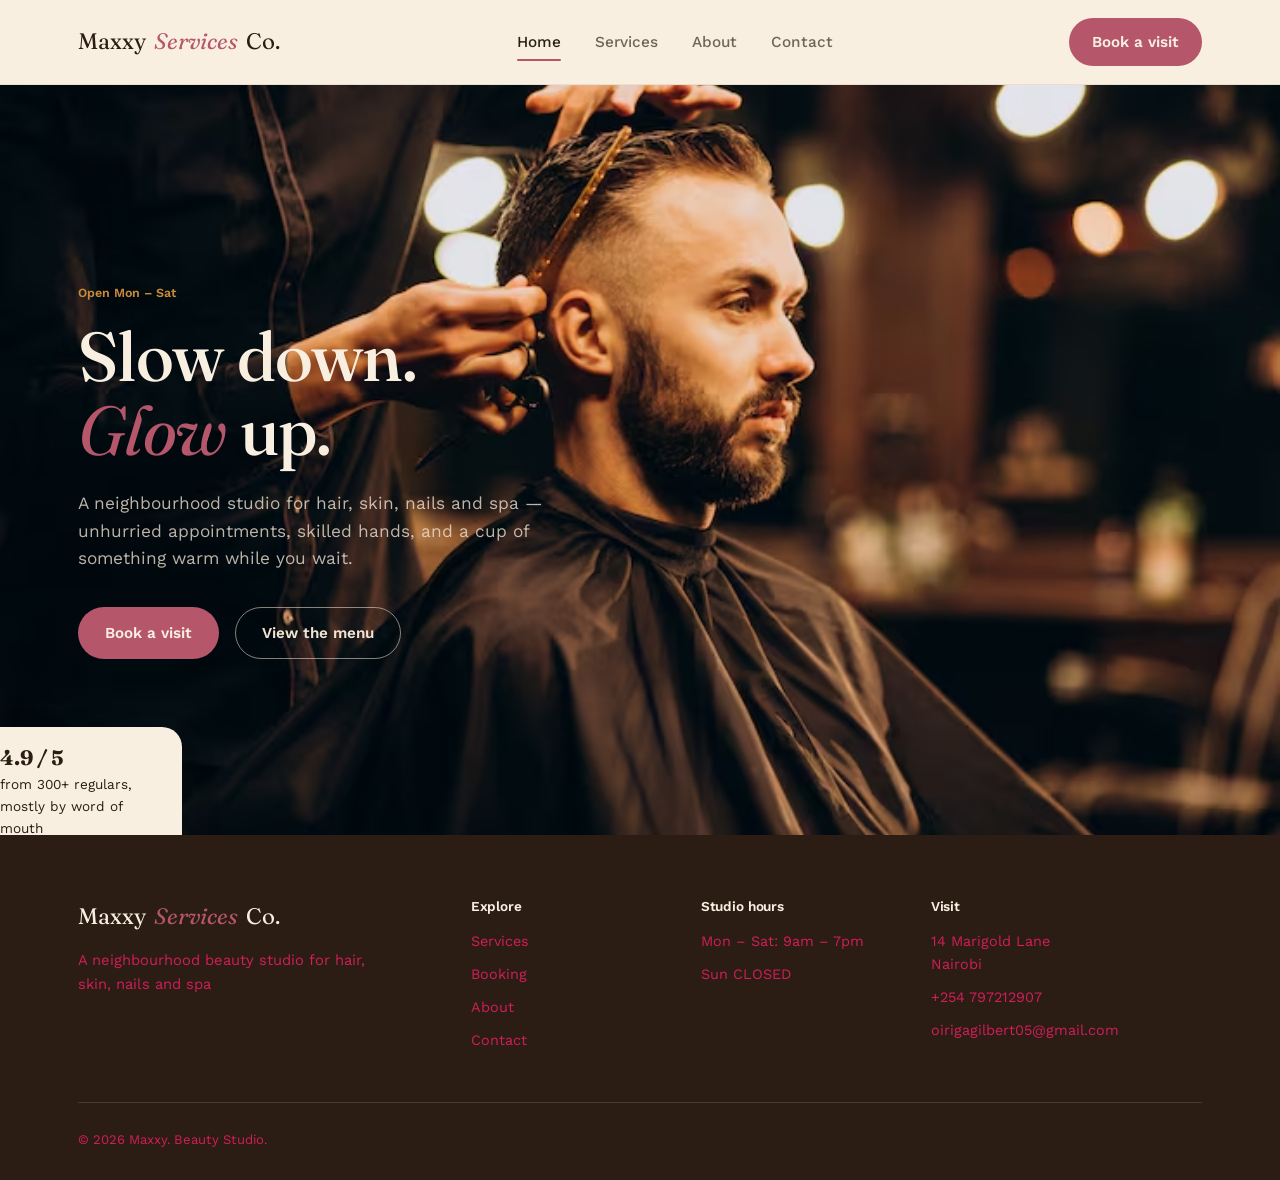
<file: index.html>
<!DOCTYPE html>
<html lang="en">
<head>
<meta charset="UTF-8">
<meta name="viewport" content="width=device-width, initial-scale=1.0">
<title>Maxxy Services Co. — Beauty Studio</title>
<meta name="description" content="A warm, unhurried beauty studio for hair, skin, nails and spa. Book your visit online.">
<link rel="stylesheet" href="css/style.css">
<style>
.hero-visual{overflow:hidden;height:420px;border-radius:24px}
.marquee-vertical{height:100%;overflow:hidden}
.marquee-track{display:flex;flex-direction:column;gap:15px;animation:scrollUp 20s linear infinite}
.marquee-track img{width:100%;height:200px;object-fit:cover;border-radius:16px}
@keyframes scrollUp{0%{transform:translateY(0)}100%{transform:translateY(-50%)}}
.g-block{background-size:cover!important;background-position:center!important}
</style>
</head>
<body>

<header class="site-header">
  <nav class="nav">
    <a href="index.html" class="brand">Maxxy <em>Services</em> Co.</a>
    <div class="nav-links">
      <a href="index.html" class="active">Home</a>
      <a href="services.html">Services</a>
      <a href="about.html">About</a>
      <a href="contact.html">Contact</a>
    </div>
    <div class="nav-cta">
      <a href="booking.html" class="btn btn-primary" style="padding:11px 22px;">Book a visit</a>
      <button class="nav-toggle" aria-label="Open menu" aria-expanded="false"><span></span><span></span><span></span></button>
    </div>
  </nav>
  <div class="nav-mobile">
    <a href="index.html">Home</a>
    <a href="services.html">Services</a>
    <a href="about.html">About</a>
    <a href="contact.html">Contact</a>
    <a href="booking.html">Book a visit</a>
  </div>
</header>

<section class="hero">
  <div class="hero-inner">
    <div class="hero-copy">
      <span class="tag">Open Mon – Sat</span>
      <h1>Slow down.<br><i>Glow</i> up.</h1>
      <p>A neighbourhood studio for hair, skin, nails and spa — unhurried appointments, skilled hands, and a cup of something warm while you wait.</p>
      <div class="hero-actions">
        <a href="booking.html" class="btn btn-primary">Book a visit</a>
        <a href="services.html" class="btn btn-ghost-light">View the menu</a>
      </div>
      <div class="hero-note"><strong>4.9 / 5</strong> from 300+ regulars, mostly by word of mouth</div>
    </div>
    <div class="hero-visual">
      <div class="marquee-vertical">

    </div>
  </div>
</section>

<!-- KEEP YOUR REST SECTIONS SAME AS BEFORE -->

<footer>
  <div class="container">
    <div class="footer-top">
      <div class="footer-brand"><a href="index.html" class="brand">Maxxy <em>Services</em> Co.</a><p>A neighbourhood beauty studio for hair, skin, nails and spa</p></div>
      <div class="footer-col"><h4>Explore</h4><a href="services.html">Services</a><a href="booking.html">Booking</a><a href="about.html">About</a><a href="contact.html">Contact</a></div>
      <div class="footer-col"><h4>Studio hours</h4><p>Mon – Sat: 9am – 7pm</p><p>Sun CLOSED</p></div>
      <div class="footer-col"><h4>Visit</h4><p>14 Marigold Lane<br>Nairobi</p><p>+254 797212907</p><p>oirigagilbert05@gmail.com</p></div>
    </div>
    <div class="footer-bottom"><span>© 2026 Maxxy. Beauty Studio.</span></div>
  </div>
</footer>

<script>
// FIXED NAV - ONLY ONE
document.addEventListener('DOMContentLoaded', function () {
  var toggle = document.querySelector('.nav-toggle');
  var mobile = document.querySelector('.nav-mobile');
  if (toggle && mobile) {
    toggle.addEventListener('click', function () {
      mobile.classList.toggle('open');
      toggle.setAttribute('aria-expanded', mobile.classList.contains('open'));
    });
    mobile.querySelectorAll('a').forEach(a=>{
      a.addEventListener('click', ()=>{
        mobile.classList.remove('open');
        toggle.setAttribute('aria-expanded','false');
      });
    });
  }
});
</script>
</body>
</html>
</file>
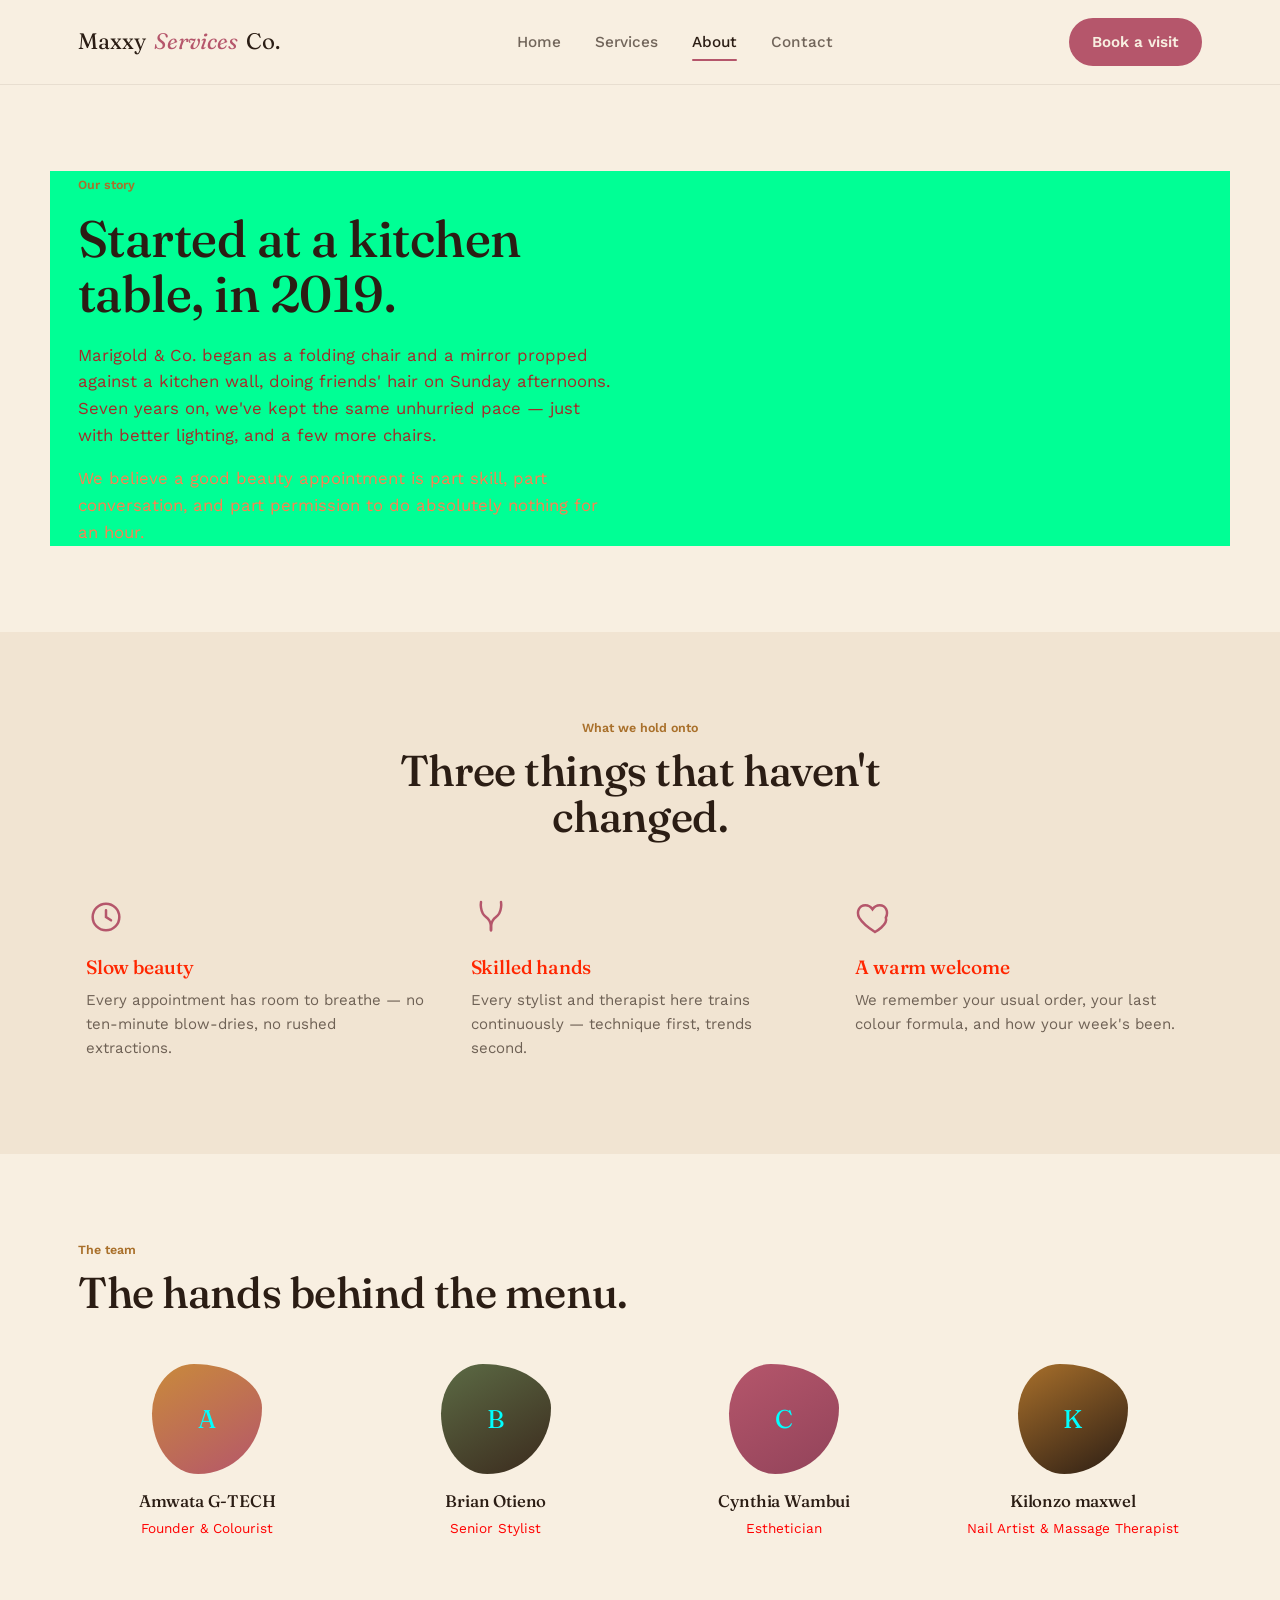
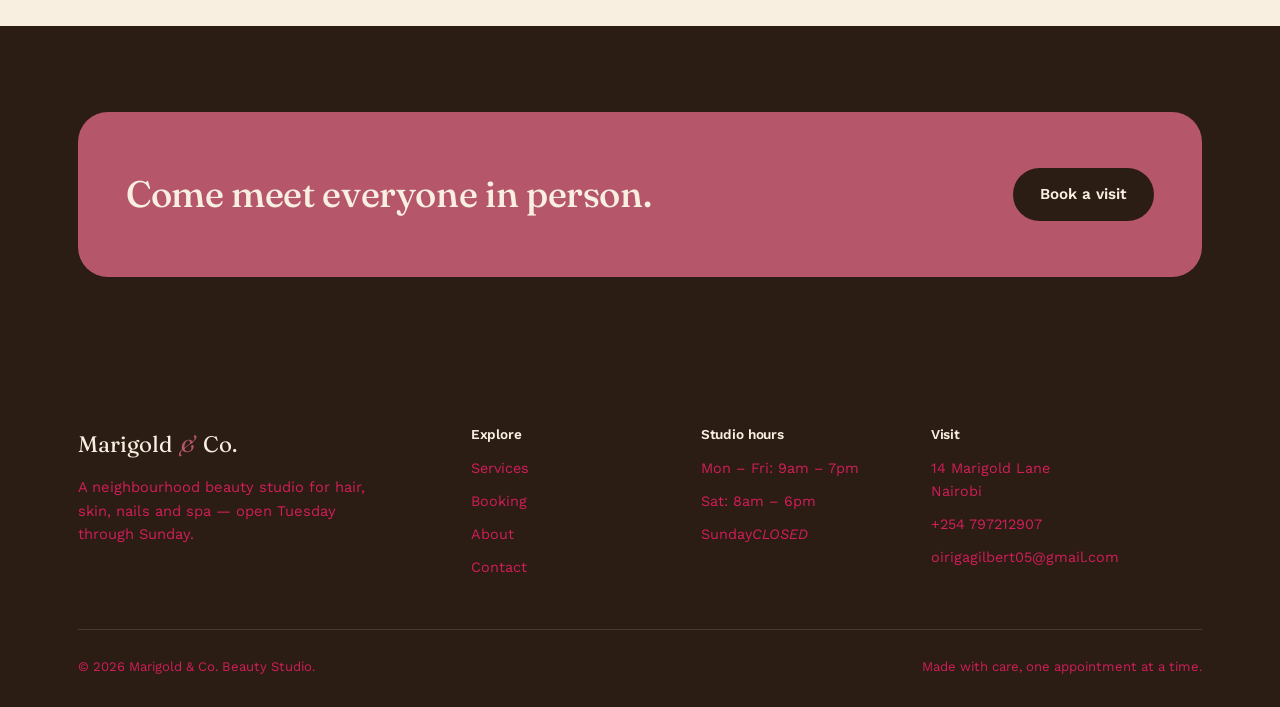
<file: about.html>
<!DOCTYPE html>
<html lang="en">
<head>
<meta charset="UTF-8">
<meta name="viewport" content="width=device-width, initial-scale=1.0">
<title>About — Maxxy <em>Services</em> & Co.</title>
<meta name="description" content="The story, values and team behind Marigold & Co. Beauty Studio.">
<link rel="stylesheet" href="css/style.css">
</head>
<body>

<header class="site-header">
  <nav class="nav">
    <a href="index.html" class="brand">Maxxy <em>Services</em> Co.</a>
    <div class="nav-links">
      <a href="index.html">Home</a>
      <a href="services.html">Services</a>
      <a href="about.html" class="active">About</a>
      <a href="contact.html">Contact</a>
    </div>
    <div class="nav-cta">
      <a href="booking.html" class="btn btn-primary" style="padding:11px 22px;">Book a visit</a>
      <button class="nav-toggle" aria-label="Open menu" aria-expanded="false">
        <span></span><span></span><span></span>
      </button>
    </div>
  </nav>
  <div class="nav-mobile">
    <a href="index.html">Home</a>
    <a href="services.html">Services</a>
    <a href="about.html">About</a>
    <a href="contact.html">Contact</a>
    <a href="booking.html">Book a visit</a>
  </div>
</header>

<section>
  <div class="container about-hero">
    <div>
      <span class="tag">Our story</span>
      <h1 style="font-size:clamp(2.2rem,4vw,3.2rem);margin-top:14px;">Started at a kitchen table, in 2019.</h1>
      <p style="margin-top:20px;color:brown;font-size:1.05rem;">Marigold & Co. began as a folding chair and a mirror propped against a kitchen wall, doing friends' hair on Sunday afternoons. Seven years on, we've kept the same unhurried pace — just with better lighting, and a few more chairs.</p>
      <p style="margin-top:16px;color:coral;font-size:1.05rem;">We believe a good beauty appointment is part skill, part conversation, and part permission to do absolutely nothing for an hour.</p>
    </div>
    <div class="blob">
      <div class="blob-icon">
        <svg width="64" height="64" viewBox="0 0 24 24" fill="none" stroke="#F8EFE1" stroke-width="1.4">
          <path d="M12 3C12 3 6 10 6 14a6 6 0 0 0 12 0c0-4-6-11-6-11Z" stroke-linejoin="round"/>
        </svg>
      </div>
    </div>
  </div>
</section>

<section class="section-alt">
  <div class="container">
    <div class="section-head center">
      <span class="tag">What we hold onto</span>
      <h2>Three things that haven't changed.</h2>
    </div>
    <div class="values-row">
      <div class="value-card">
        <svg class="cat-icon" viewBox="0 0 24 24" fill="none" stroke="currentColor" stroke-width="1.5">
          <circle cx="12" cy="12" r="8"/><path d="M12 8v4l3 2" stroke-linecap="round"/>
        </svg>
        <h3>Slow beauty</h3>
        <p>Every appointment has room to breathe — no ten-minute blow-dries, no rushed extractions.</p>
      </div>
      <div class="value-card">
        <svg class="cat-icon" viewBox="0 0 24 24" fill="none" stroke="currentColor" stroke-width="1.5">
          <path d="M6 3C6 3 5 9 9 12C13 15 12 20 12 20" stroke-linecap="round"/>
          <path d="M18 3C18 3 19 9 15 12C11 15 12 20 12 20" stroke-linecap="round"/>
        </svg>
        <h3>Skilled hands</h3>
        <p>Every stylist and therapist here trains continuously — technique first, trends second.</p>
      </div>
      <div class="value-card">
        <svg class="cat-icon" viewBox="0 0 24 24" fill="none" stroke="currentColor" stroke-width="1.5">
          <path d="M12 21s-7-4.35-9.5-8.6C.7 8.9 2.5 5 6.2 5c2 0 3.4 1.1 4.3 2.4C11.4 6.1 12.8 5 14.8 5c3.7 0 5.5 3.9 3.7 7.4C20 16.65 12 21 12 21Z"/>
        </svg>
        <h3>A warm welcome</h3>
        <p>We remember your usual order, your last colour formula, and how your week's been.</p>
      </div>
    </div>
  </div>
</section>

<section>
  <div class="container">
    <div class="section-head">
      <span class="tag">The team</span>
      <h2>The hands behind the menu.</h2>
    </div>
    <div class="team-grid">
      <div class="team-card">
        <div class="team-avatar" style="background:linear-gradient(150deg,var(--honey),var(--rose));">A</div>
        <h3>Amwata G-TECH</h3>
        <span>Founder & Colourist</span>
      </div>
      <div class="team-card">
        <div class="team-avatar" style="background:linear-gradient(150deg,var(--sage),var(--espresso-alt));">B</div>
        <h3>Brian Otieno</h3>
        <span>Senior Stylist</span>
      </div>
      <div class="team-card">
        <div class="team-avatar" style="background:linear-gradient(150deg,var(--rose),var(--rose-deep));">C</div>
        <h3>Cynthia Wambui</h3>
        <span>Esthetician</span>
      </div>
      <div class="team-card">
        <div class="team-avatar" style="background:linear-gradient(150deg,var(--honey-deep),var(--espresso));">K</div>
        <h3>Kilonzo maxwel</h3>
        <span>Nail Artist & Massage Therapist</span>
      </div>
    </div>
  </div>
</section>

<section class="section-dark">
  <div class="container">
    <div class="cta-banner" style="background:var(--rose);">
      <h2>Come meet everyone in person.</h2>
      <a href="booking.html" class="btn btn-primary">Book a visit</a>
    </div>
  </div>
</section>

<footer>
  <div class="container">
    <div class="footer-top">
      <div class="footer-brand">
        <a href="index.html" class="brand">Marigold <em>&</em> Co.</a>
        <p>A neighbourhood beauty studio for hair, skin, nails and spa — open Tuesday through Sunday.</p>
      </div>
      <div class="footer-col">
        <h4>Explore</h4>
        <a href="services.html">Services</a>
        <a href="booking.html">Booking</a>
        <a href="about.html">About</a>
        <a href="contact.html">Contact</a>
      </div>
      <div class="footer-col">
        <h4>Studio hours</h4>
        <p>Mon – Fri: 9am – 7pm</p>
        <p>Sat: 8am – 6pm</p>
        <p>Sunday<em>CLOSED</em></p>
      </div>
      <div class="footer-col">
        <h4>Visit</h4>
        <p>14 Marigold Lane<br>Nairobi</p>
        <p>+254 797212907</p>
        <p>oirigagilbert05@gmail.com</p>
      </div>
    </div>
    <div class="footer-bottom">
      <span>© 2026 Marigold & Co. Beauty Studio.</span>
      <span>Made with care, one appointment at a time.</span>
    </div>
  </div>
</footer>

<script src="js/script.js"></script>
</body>
</html>
</file>
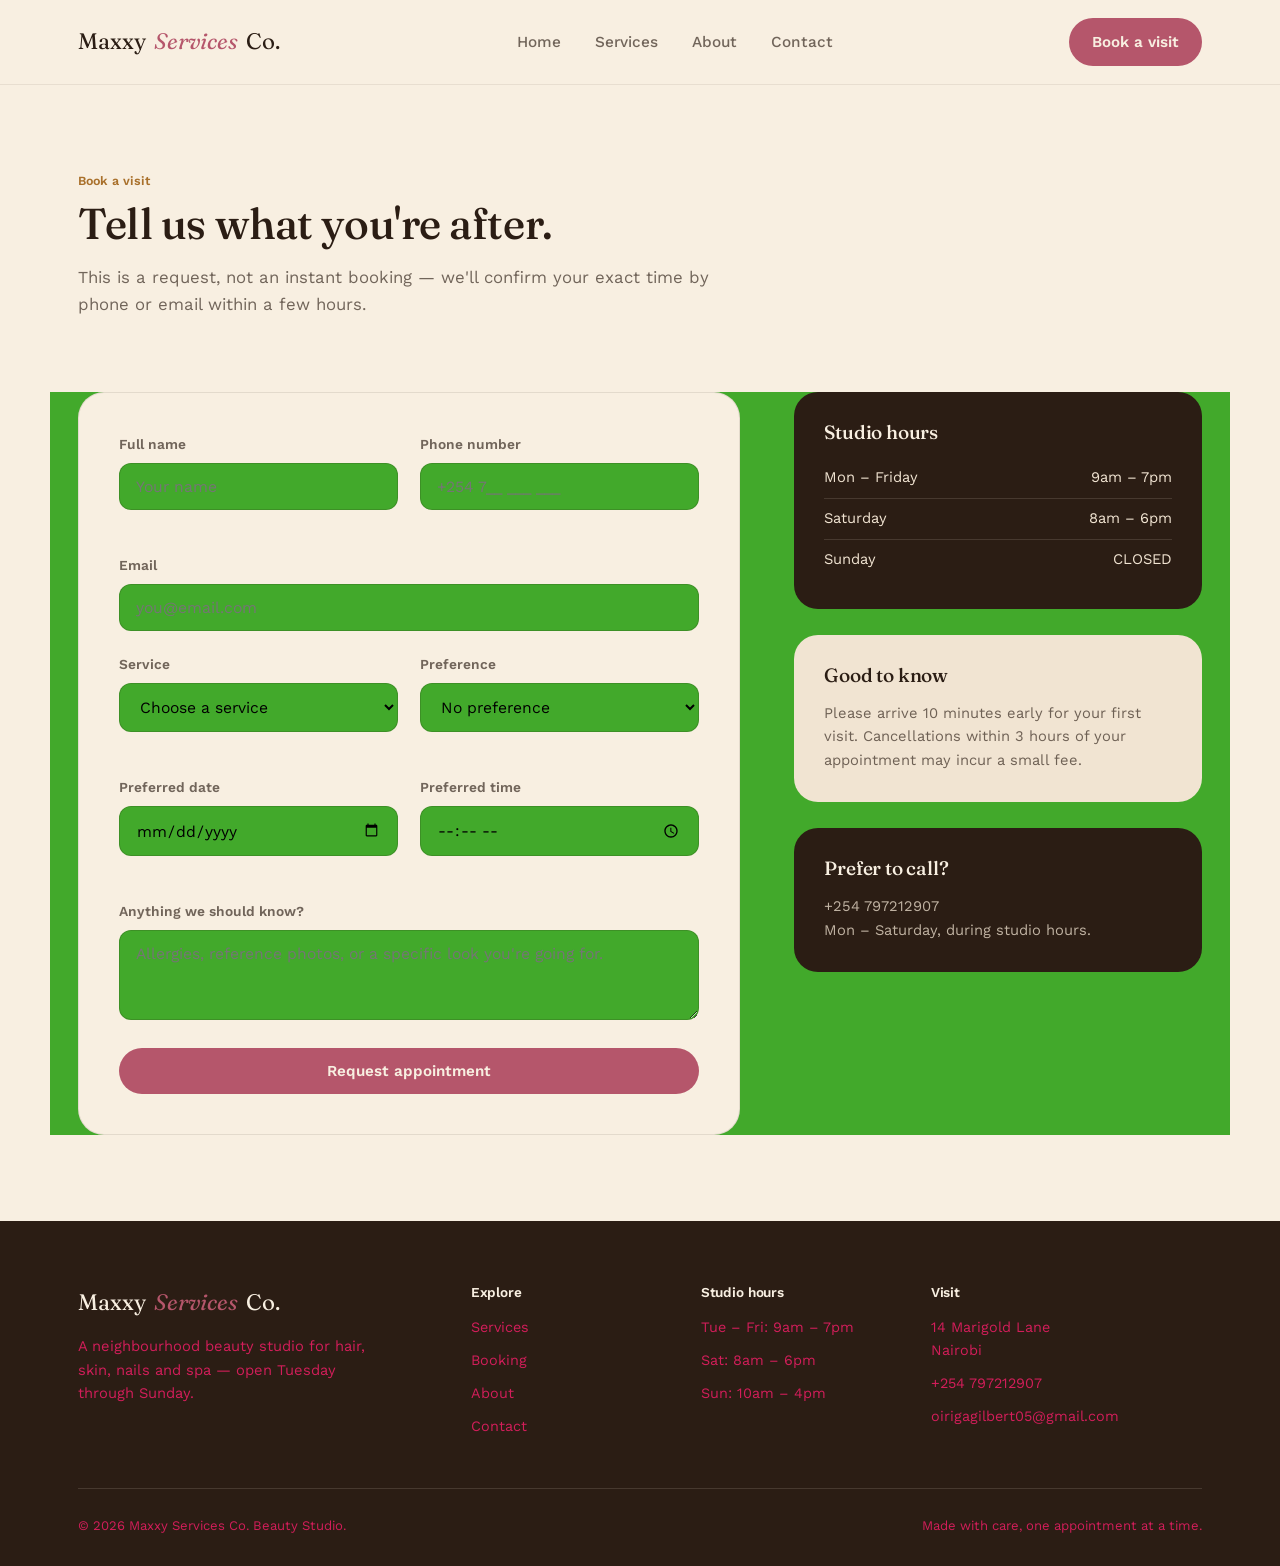
<file: booking.html>
<!DOCTYPE html>
<html lang="en">
<head>
<meta charset="UTF-8">
<meta name="viewport" content="width=device-width, initial-scale=1.0">
<title>Book a Visit — Maxxy Services Co.</title>
<meta name="description" content="Request an appointment at Maxxy Services Co. Beauty Studio.">
<link rel="stylesheet" href="css/style.css">
</head>
<body>

<header class="site-header">
  <nav class="nav">
    <a href="index.html" class="brand">Maxxy <em>Services</em> Co.</a>
    <div class="nav-links">
      <a href="index.html">Home</a>
      <a href="services.html">Services</a>
      <a href="about.html">About</a>
      <a href="contact.html">Contact</a>
    </div>
    <div class="nav-cta">
      <a href="booking.html" class="btn btn-primary" style="padding:11px 22px;">Book a visit</a>
      <button class="nav-toggle" aria-label="Open menu" aria-expanded="false">
        <span></span><span></span><span></span>
      </button>
    </div>
  </nav>
  <div class="nav-mobile">
    <a href="index.html">Home</a>
    <a href="services.html">Services</a>
    <a href="about.html">About</a>
    <a href="contact.html">Contact</a>
    <a href="booking.html">Book a visit</a>
  </div>
</header>

<section style="padding-bottom:0;">
  <div class="container">
    <div class="section-head">
      <span class="tag">Book a visit</span>
      <h2>Tell us what you're after.</h2>
      <p>This is a request, not an instant booking — we'll confirm your exact time by phone or email within a few hours.</p>
    </div>
  </div>
</section>

<section style="padding-top:26px;">
  <div class="container booking-layout">

    <div>
      <form class="booking-form" id="booking-form">
        <div class="form-grid-two">
          <div class="form-row">
            <label for="bk-name">Full name</label>
            <input type="text" id="bk-name" name="name" placeholder="Your name" required>
          </div>
          <div class="form-row">
            <label for="bk-phone">Phone number</label>
            <input type="tel" id="bk-phone" name="phone" placeholder="+254 7__ ___ ___" required>
          </div>
        </div>

        <div class="form-row">
          <label for="bk-email">Email</label>
          <input type="email" id="bk-email" name="email" placeholder="you@email.com" required>
        </div>

        <div class="form-grid-two">
          <div class="form-row">
            <label for="bk-service">Service</label>
            <select id="bk-service" name="service" required>
              <option value="" disabled selected>Choose a service</option>
              <optgroup label="Hair">
                <option>Signature cut</option>
                <option>Full colour</option>
                <option>Balayage / highlights</option>
                <option>Braids & protective styles</option>
              </optgroup>
              <optgroup label="Skin & Facials">
                <option>The everyday facial</option>
                <option>Deep clean facial</option>
                <option>Brow shape & tint</option>
              </optgroup>
              <optgroup label="Nails">
                <option>Classic manicure</option>
                <option>Gel manicure</option>
                <option>Deluxe spa pedicure</option>
              </optgroup>
              <optgroup label="Spa & Body">
                <option>Relaxation massage</option>
                <option>Deep tissue massage</option>
                <option>Studio half-day (pick 3)</option>
              </optgroup>
            </select>
          </div>
          <div class="form-row">
            <label for="bk-stylist">Preference</label>
            <select id="bk-stylist" name="stylist">
              <option value="">No preference</option>
              <option>G-TECH</option>
              <option>Brian</option>
              <option>Cynthia</option>
              <option>Kilonzo</option>
            </select>
          </div>
        </div>

        <div class="form-grid-two">
          <div class="form-row">
            <label for="bk-date">Preferred date</label>
            <input type="date" id="bk-date" name="date" required>
          </div>
          <div class="form-row">
            <label for="bk-time">Preferred time</label>
            <input type="time" id="bk-time" name="time" required>
          </div>
        </div>

        <div class="form-row">
          <label for="bk-notes">Anything we should know?</label>
          <textarea id="bk-notes" name="notes" placeholder="Allergies, reference photos, or a specific look you're going for."></textarea>
        </div>

        <button type="submit" class="btn btn-primary">Request appointment</button>
      </form>

      <div class="confirm-panel" id="confirm-panel">
        <h3>Thank you, <span id="confirm-name">there</span>.</h3>
        <p>We've got your request and will reach out shortly to confirm your time. Keep an eye on your phone and email.</p>
      </div>
    </div>

    <div class="booking-side">
      <div class="side-card">
        <h3>Studio hours</h3>
        <div class="hours-row"><span>Mon – Friday</span><span>9am – 7pm</span></div>
        <div class="hours-row"><span>Saturday</span><span>8am – 6pm</span></div>
        <div class="hours-row"><span>Sunday</span><span>CLOSED</span></div>
      </div>
      <div class="side-card light">
        <h3>Good to know</h3>
        <p style="font-size:.92rem;color:var(--ink-soft);">Please arrive 10 minutes early for your first visit. Cancellations within 3 hours of your appointment may incur a small fee.</p>
      </div>
      <div class="side-card">
        <h3>Prefer to call?</h3>
        <p style="font-size:.92rem;color:rgba(241,228,210,.75);">+254 797212907<br>Mon – Saturday, during studio hours.</p>
      </div>
    </div>

  </div>
</section>

<footer>
  <div class="container">
    <div class="footer-top">
      <div class="footer-brand">
        <a href="index.html" class="brand">Maxxy <em>Services</em> Co.</a>
        <p>A neighbourhood beauty studio for hair, skin, nails and spa — open Tuesday through Sunday.</p>
      </div>
      <div class="footer-col">
        <h4>Explore</h4>
        <a href="services.html">Services</a>
        <a href="booking.html">Booking</a>
        <a href="about.html">About</a>
        <a href="contact.html">Contact</a>
      </div>
      <div class="footer-col">
        <h4>Studio hours</h4>
        <p>Tue – Fri: 9am – 7pm</p>
        <p>Sat: 8am – 6pm</p>
        <p>Sun: 10am – 4pm</p>
      </div>
      <div class="footer-col">
        <h4>Visit</h4>
        <p>14 Marigold Lane<br>Nairobi</p>
        <p>+254 797212907</p>
        <p>oirigagilbert05@gmail.com</p>
      </div>
    </div>
    <div class="footer-bottom">
      <span>© 2026 Maxxy Services Co. Beauty Studio.</span>
      <span>Made with care, one appointment at a time.</span>
    </div>
  </div>
</footer>

<script src="js/script.js"></script>

<!-- EFFICIENT WHATSAPP APPOINTMENT - ONLY THIS IS ADDED -->
<script>
document.getElementById("booking-form").addEventListener("submit", function(e){
  e.preventDefault();

  let name = document.getElementById("bk-name").value;
  let phone = document.getElementById("bk-phone").value;
  let email = document.getElementById("bk-email").value;
  let service = document.getElementById("bk-service").value;
  let stylist = document.getElementById("bk-stylist").value;
  let date = document.getElementById("bk-date").value;
  let time = document.getElementById("bk-time").value;
  let notes = document.getElementById("bk-notes").value;

  let myNumber = "254715166289";

  let message = `*NEW BOOKING REQUEST - Maxxy Services*%0A%0A` +
                `*Name:* ${name}%0A` +
                `*Client Phone:* ${phone}%0A` +
                `*Email:* ${email}%0A` +
                `*Service:* ${service}%0A` +
                `*Stylist:* ${stylist || "No preference"}%0A` +
                `*Date:* ${date}%0A` +
                `*Time:* ${time}%0A` +
                `*Notes:* ${notes || "None"}%0A%0A` +
                `Please confirm my slot.`;

  // Open WhatsApp
  window.open(`https://wa.me/${myNumber}?text=${message}`, "_blank");

  // Show your thank you panel
  document.getElementById("confirm-name").innerText = name;
  document.getElementById("confirm-panel").style.display = "block";
});
</script>

</body>
</html>
</file>
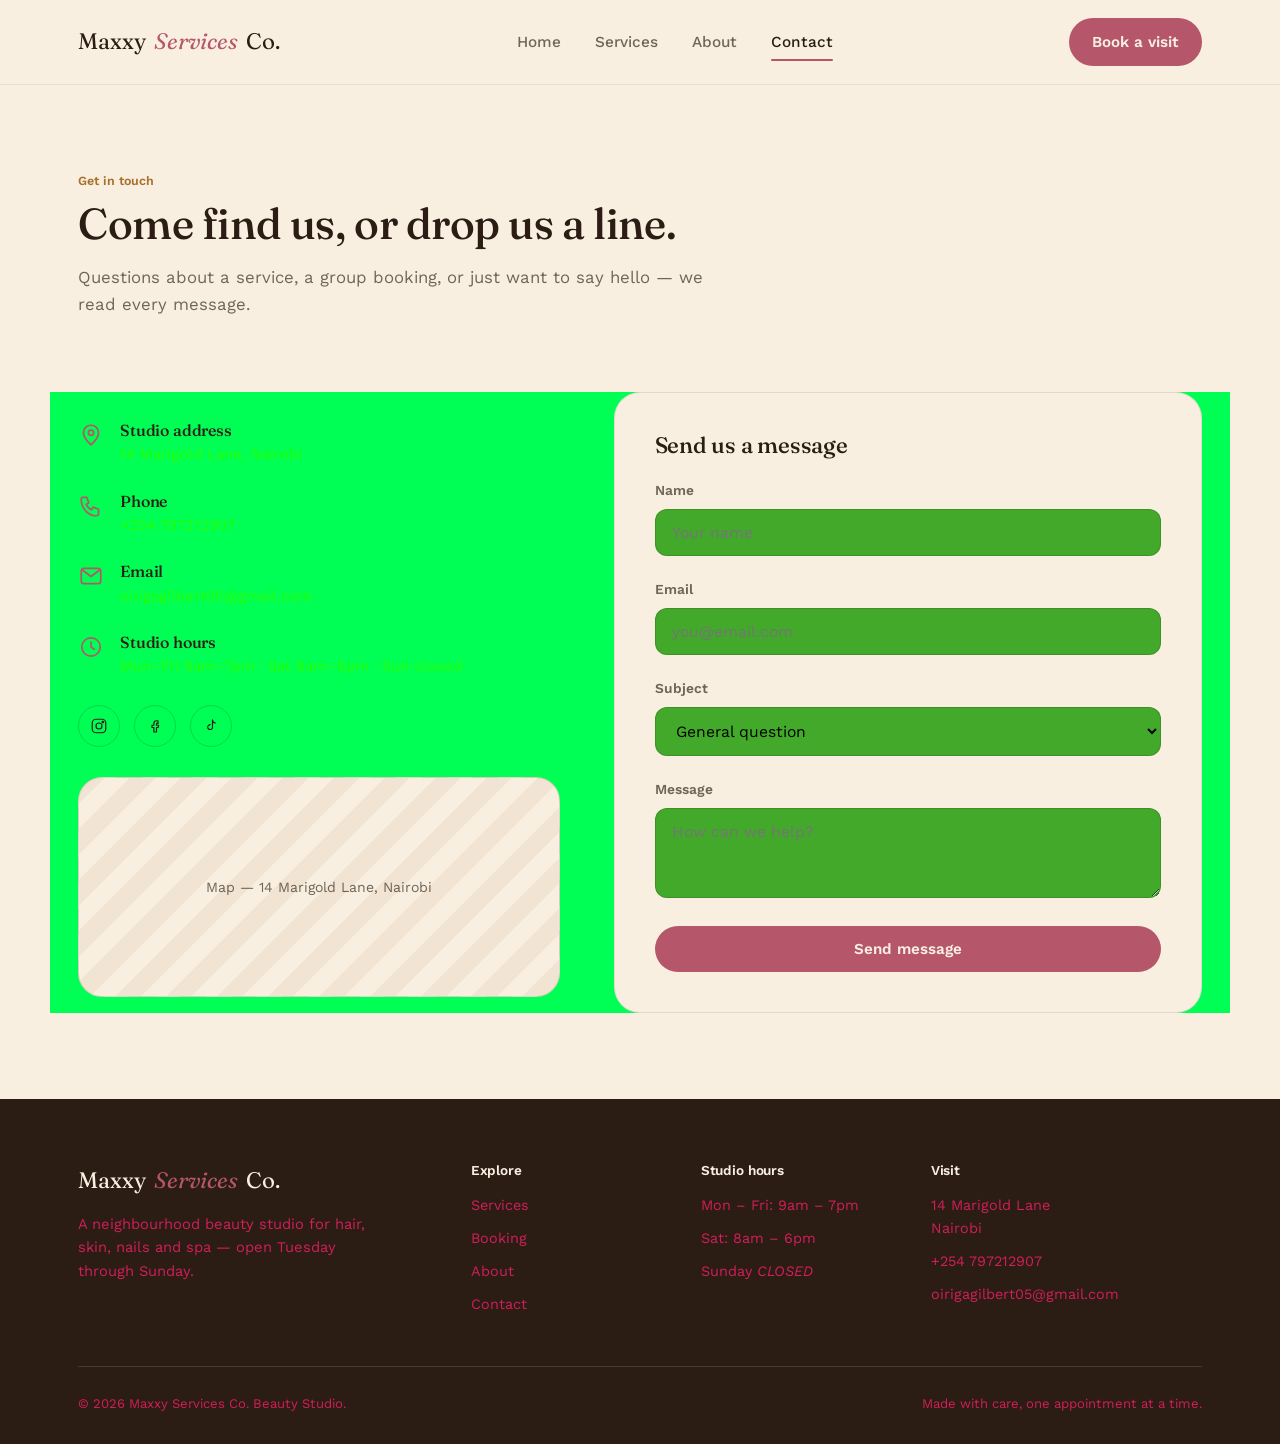
<file: contact.html>
<!DOCTYPE html>
<html lang="en">
<head>
<meta charset="UTF-8">
<meta name="viewport" content="width=device-width, initial-scale=1.0">
<title>Contact — Maxxy Services Co.</title>
<meta name="description" content="Find and contact Maxxy Services Co. Beauty Studio.">
<link rel="stylesheet" href="css/style.css">
</head>
<body>

<header class="site-header">
  <nav class="nav">
    <a href="index.html" class="brand">Maxxy <em>Services</em> Co.</a>
    <div class="nav-links">
      <a href="index.html">Home</a>
      <a href="services.html">Services</a>
      <a href="about.html">About</a>
      <a href="contact.html" class="active">Contact</a>
    </div>
    <div class="nav-cta">
      <a href="booking.html" class="btn btn-primary" style="padding:11px 22px;">Book a visit</a>
      <button class="nav-toggle" aria-label="Open menu" aria-expanded="false">
        <span></span><span></span><span></span>
      </button>
    </div>
  </nav>
  <div class="nav-mobile">
    <a href="index.html">Home</a>
    <a href="services.html">Services</a>
    <a href="about.html">About</a>
    <a href="contact.html">Contact</a>
    <a href="booking.html">Book a visit</a>
  </div>
</header>

<section style="padding-bottom:0;">
  <div class="container">
    <div class="section-head">
      <span class="tag">Get in touch</span>
      <h2>Come find us, or drop us a line.</h2>
      <p>Questions about a service, a group booking, or just want to say hello — we read every message.</p>
    </div>
  </div>
</section>

<section style="padding-top:26px;">
  <div class="container contact-layout">

    <div>
      <div class="contact-info-list">
        <div class="contact-info-item">
          <svg class="cat-icon" viewBox="0 0 24 24" fill="none" stroke="currentColor" stroke-width="1.6">
            <path d="M12 21s-7-6-7-11a7 7 0 1 1 14 0c0 5-7 11-7 11Z" stroke-linejoin="round"/>
            <circle cx="12" cy="10" r="2.4"/>
          </svg>
          <div>
            <h4>Studio address</h4>
            <p>14 Marigold Lane, Nairobi</p>
          </div>
        </div>
        <div class="contact-info-item">
          <svg class="cat-icon" viewBox="0 0 24 24" fill="none" stroke="currentColor" stroke-width="1.6">
            <path d="M4 4h4l2 5-2.5 1.5a11 11 0 0 0 5 5L14 13l5 2v4a2 2 0 0 1-2 2C9.6 21 3 14.4 3 6a2 2 0 0 1 1-2Z" stroke-linejoin="round"/>
          </svg>
          <div>
            <h4>Phone</h4>
            <p>+254 797212907</p>
          </div>
        </div>
        <div class="contact-info-item">
          <svg class="cat-icon" viewBox="0 0 24 24" fill="none" stroke="currentColor" stroke-width="1.6">
            <rect x="3" y="5" width="18" height="14" rx="2.5"/>
            <path d="M4 6.5l8 6 8-6" stroke-linecap="round" stroke-linejoin="round"/>
          </svg>
          <div>
            <h4>Email</h4>
            <p>oirigagilbert05@gmail.com</p>
          </div>
        </div>
        <div class="contact-info-item">
          <svg class="cat-icon" viewBox="0 0 24 24" fill="none" stroke="currentColor" stroke-width="1.6">
            <circle cx="12" cy="12" r="8.5"/>
            <path d="M12 7.5V12l3 2" stroke-linecap="round"/>
          </svg>
          <div>
            <h4>Studio hours</h4>
            <p>Mon–Fri 9am–7pm · Sat 8am–6pm · Sun closed</p>
          </div>
        </div>
      </div>

      <div class="social-row">
        <a href="#" aria-label="Instagram">
          <svg viewBox="0 0 24 24" fill="none" stroke="currentColor" stroke-width="1.6"><rect x="3" y="3" width="18" height="18" rx="5"/><circle cx="12" cy="12" r="4"/><circle cx="17.2" cy="6.8" r="1"/></svg>
        </a>
        <a href="#" aria-label="Facebook">
          <svg viewBox="0 0 24 24" fill="none" stroke="currentColor" stroke-width="1.6"><path d="M14 8.5h2V5h-2c-2 0-3.5 1.5-3.5 3.5V11H8v3h2.5v6H14v-6h2.3l.5-3H14V9c0-.3.2-.5.5-.5Z" stroke-linejoin="round"/></svg>
        </a>
        <a href="#" aria-label="TikTok">
          <svg viewBox="0 0 24 24" fill="none" stroke="currentColor" stroke-width="1.6"><path d="M14 4v9.5a3.2 3.2 0 1 1-3-3.2" stroke-linecap="round"/><path d="M14 4c0 2.2 1.8 4 4 4" stroke-linecap="round"/></svg>
        </a>
      </div>

      <div class="map-placeholder">Map — 14 Marigold Lane, Nairobi</div>
    </div>

    <div class="booking-form">
      <h3 style="font-family:var(--font-display);font-size:1.4rem;margin-bottom:22px;">Send us a message</h3>
      <form id="contact-form">
        <div class="form-row">
          <label for="c-name">Name</label>
          <input type="text" id="c-name" name="name" placeholder="Your name" required>
        </div>
        <div class="form-row">
          <label for="c-email">Email</label>
          <input type="email" id="c-email" name="email" placeholder="you@email.com" required>
        </div>
        <div class="form-row">
          <label for="c-subject">Subject</label>
          <select id="c-subject" name="subject">
            <option>General question</option>
            <option>Group / event booking</option>
            <option>Feedback</option>
            <option>Something else</option>
          </select>
        </div>
        <div class="form-row">
          <label for="c-message">Message</label>
          <textarea id="c-message" name="message" placeholder="How can we help?" required></textarea>
        </div>
        <button type="submit" class="btn btn-primary" style="width:100%;justify-content:center;">Send message</button>
      </form>
    </div>

  </div>
</section>

<footer>
  <div class="container">
    <div class="footer-top">
      <div class="footer-brand">
        <a href="index.html" class="brand">Maxxy <em>Services</em> Co.</a>
        <p>A neighbourhood beauty studio for hair, skin, nails and spa — open Tuesday through Sunday.</p>
      </div>
      <div class="footer-col">
        <h4>Explore</h4>
        <a href="services.html">Services</a>
        <a href="booking.html">Booking</a>
        <a href="about.html">About</a>
        <a href="contact.html">Contact</a>
      </div>
      <div class="footer-col">
        <h4>Studio hours</h4>
        <p>Mon – Fri: 9am – 7pm</p>
        <p>Sat: 8am – 6pm</p>
        <p>Sunday <em>CLOSED</em></p>

      </div>
      <div class="footer-col">
        <h4>Visit</h4>
        <p>14 Marigold Lane<br>Nairobi</p>
        <p>+254 797212907</p>
        <p>oirigagilbert05@gmail.com</p>
      </div>
    </div>
    <div class="footer-bottom">
      <span>© 2026 Maxxy Services Co. Beauty Studio.</span>
      <span>Made with care, one appointment at a time.</span>
    </div>
  </div>
</footer>

<script>
document.getElementById("contact-form").addEventListener("submit", function(e){
  e.preventDefault();
  let name = document.getElementById("c-name").value;
  let email = document.getElementById("c-email").value;
  let subject = document.getElementById("c-subject").value;
  let message = document.getElementById("c-message").value;
  let phoneNumber = "254797212907";
  let whatsappText = `*NEW MESSAGE - Maxxy Services*%0A%0A*Name:* ${name}%0A*Email:* ${email}%0A*Subject:* ${subject}%0A*Message:* ${message}`;
  window.open(`https://wa.me/${phoneNumber}?text=${whatsappText}`, "_blank");
  e.target.reset();
  e.target.querySelector('button').textContent = "Message sent — thank you!";
});
document.addEventListener('DOMContentLoaded', function () {
  var toggle = document.querySelector('.nav-toggle');
  var mobile = document.querySelector('.nav-mobile');
  if (toggle && mobile) {
    toggle.addEventListener('click', function () {
      mobile.classList.toggle('open');
    });
  }
});
</script>

</body>
</html>
</file>
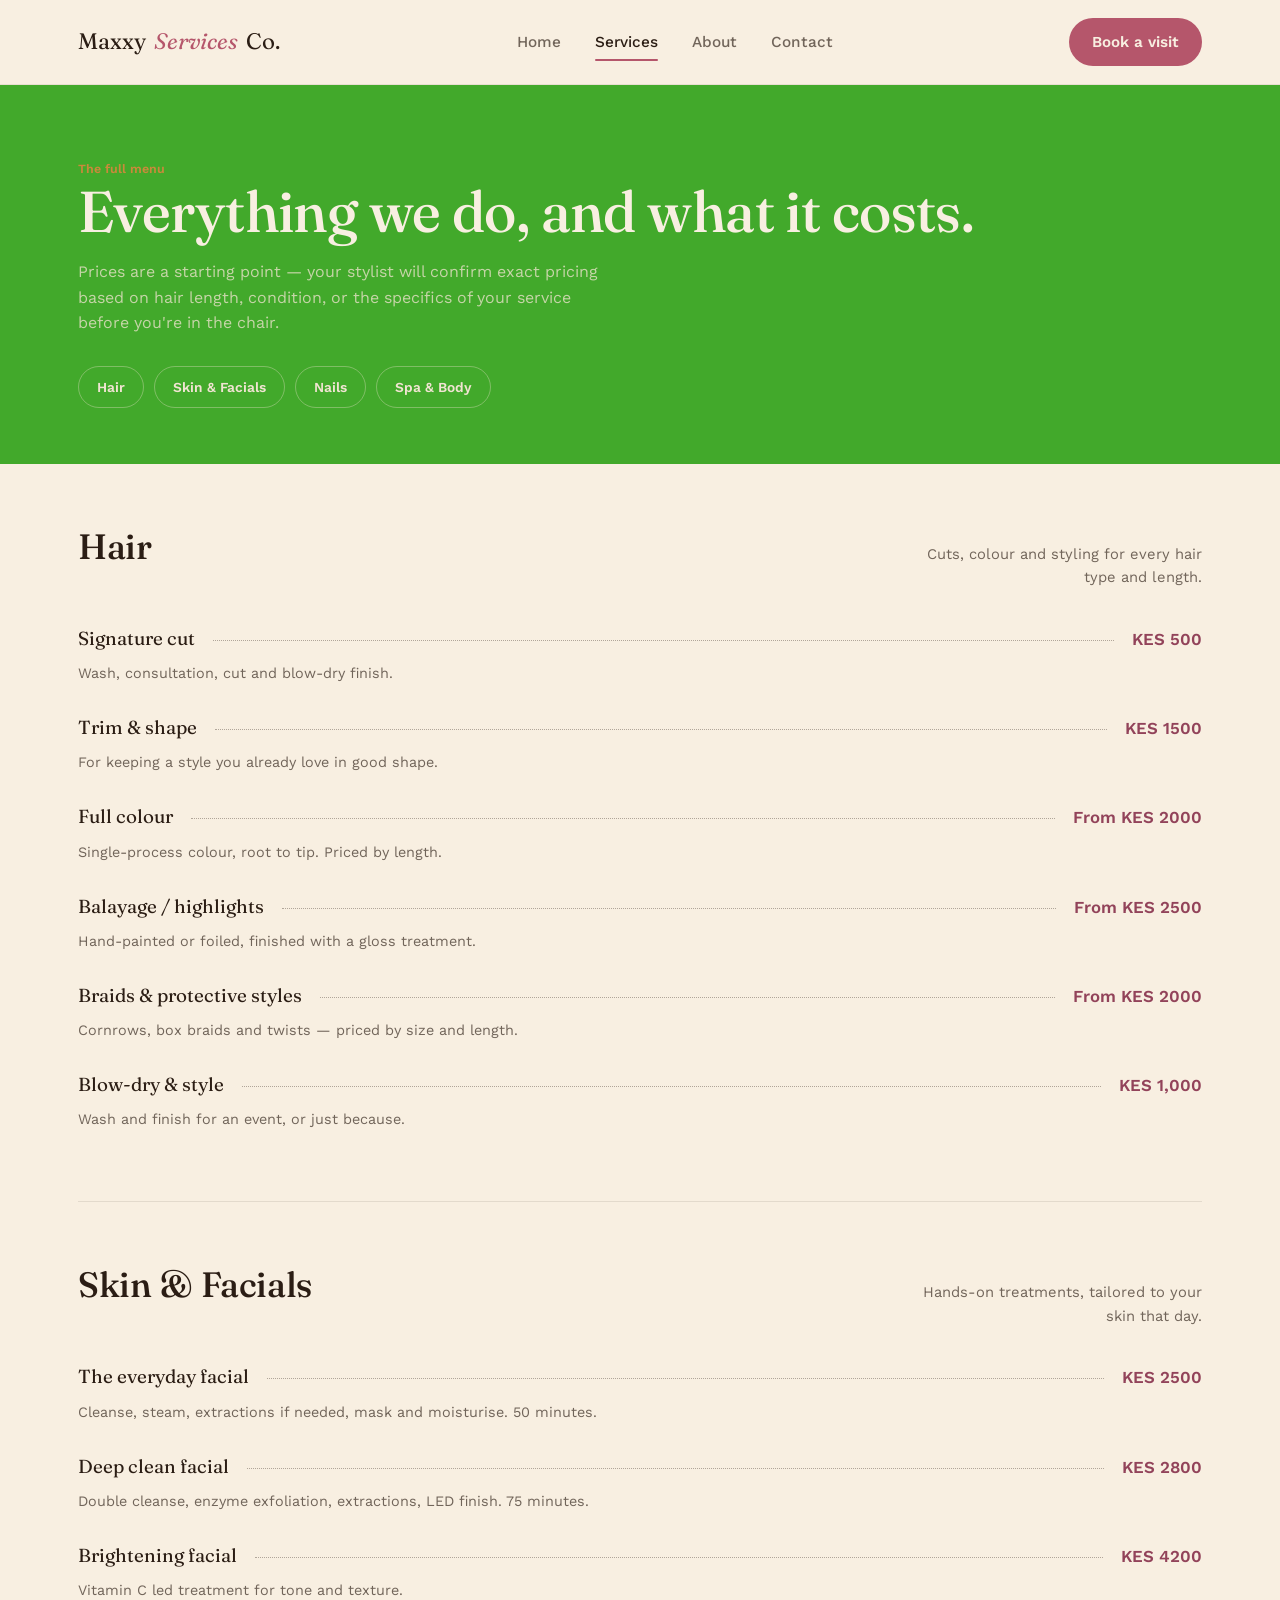
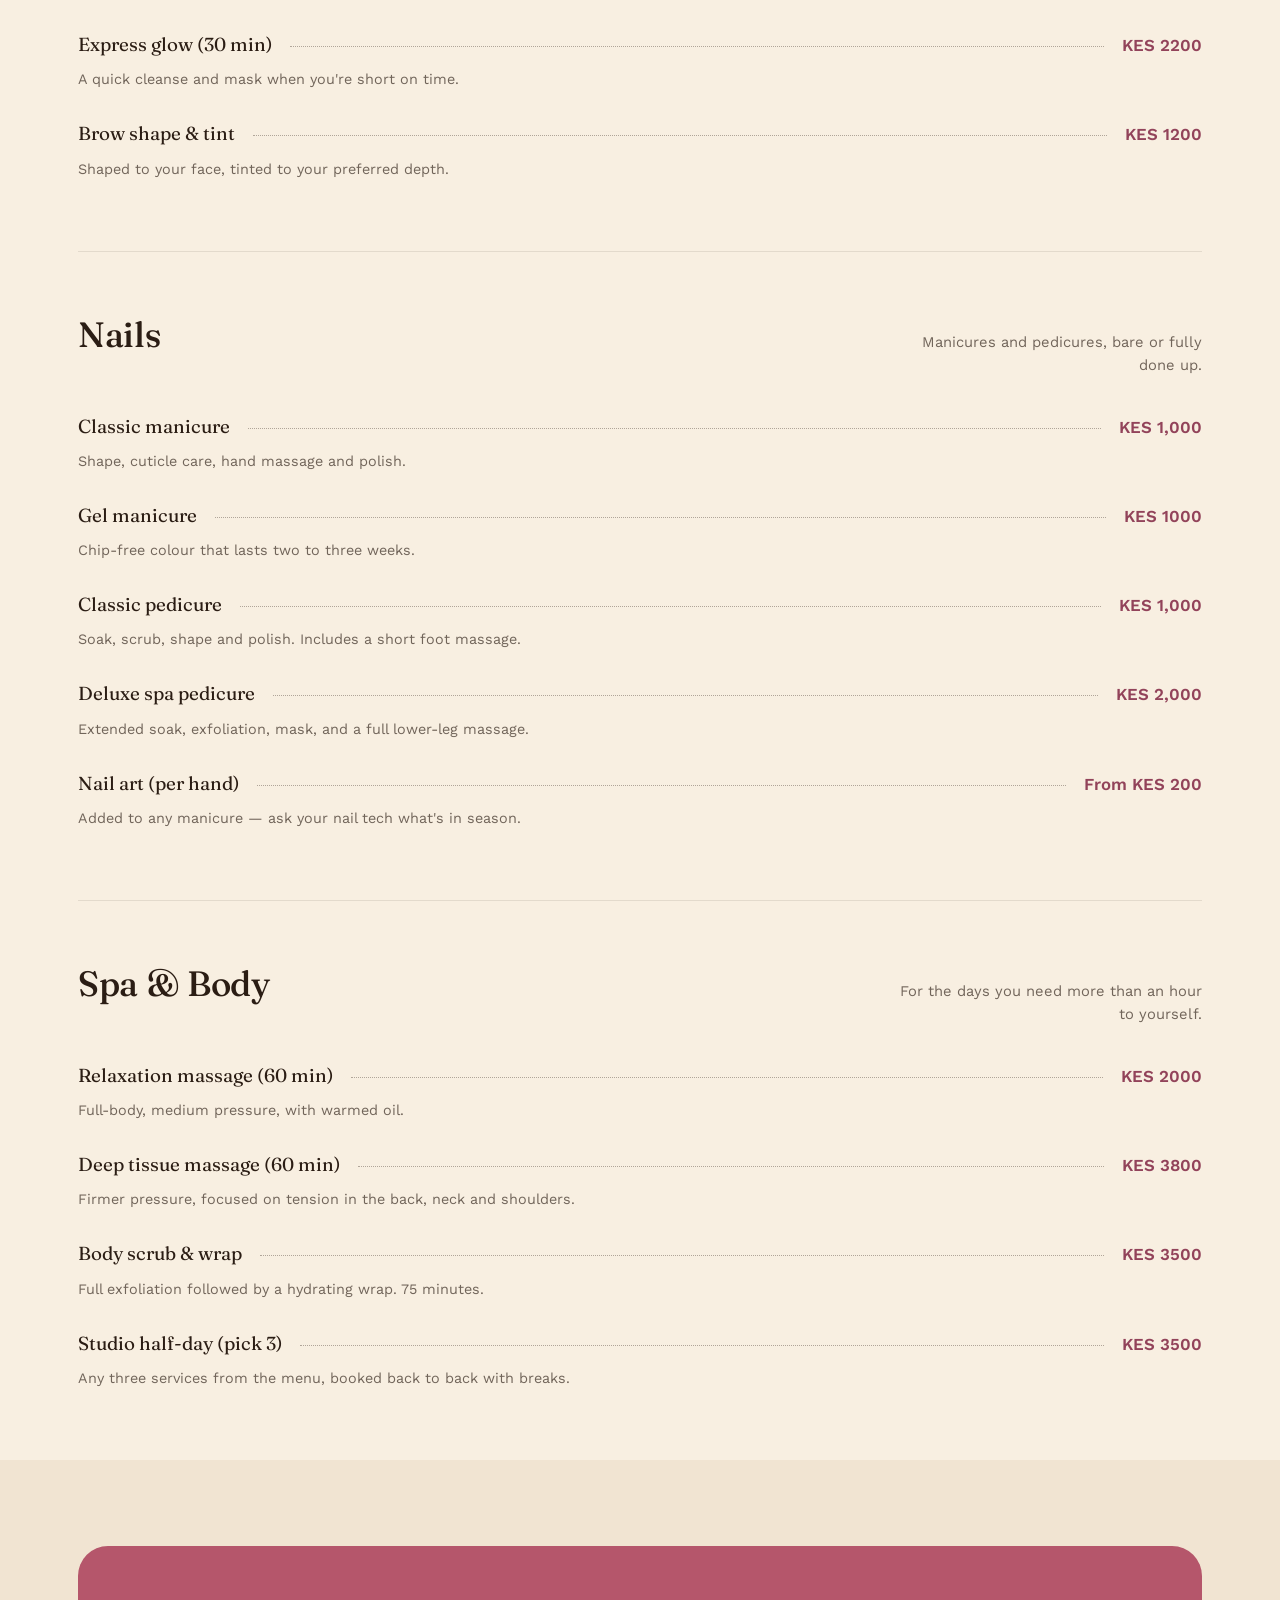
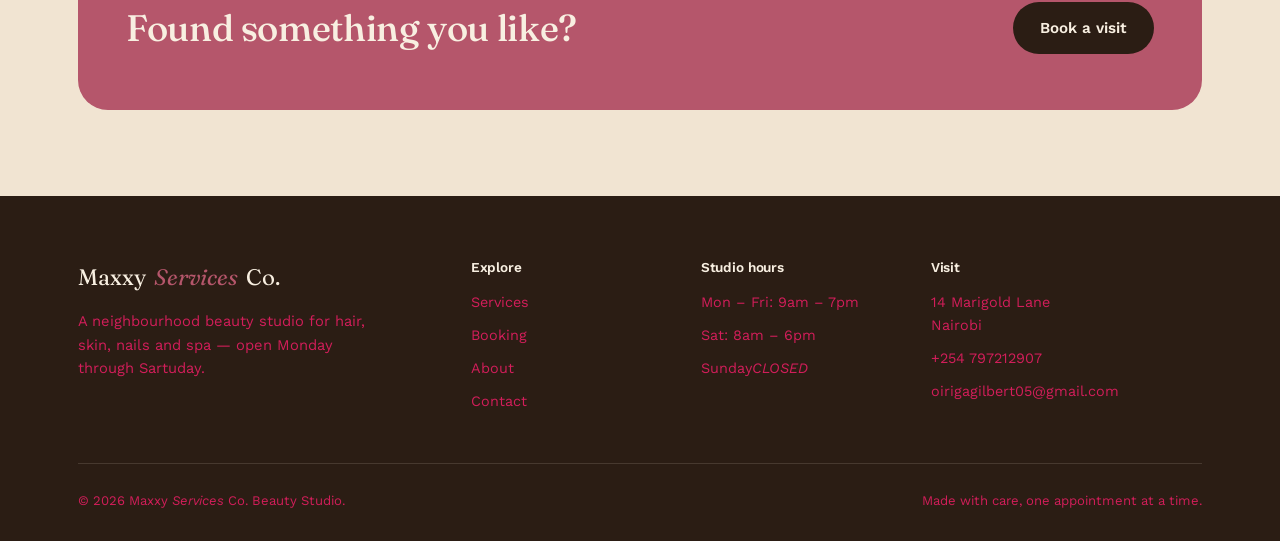
<file: services.html>
<!DOCTYPE html>
<html lang="en">
<head>
<meta charset="UTF-8">
<meta name="viewport" content="width=device-width, initial-scale=1.0">
<title>Services & Menu — Maxxy <em>Services</em> Co.</title>
<meta name="description" content="Our full menu of hair, skin, nail and spa services with prices.">
<link rel="stylesheet" href="css/style.css">
</head>
<body>

<header class="site-header">
  <nav class="nav">
    <a href="index.html" class="brand">Maxxy <em>Services</em> Co.</a>
    <div class="nav-links">
      <a href="index.html">Home</a>
      <a href="services.html" class="active">Services</a>
      <a href="about.html">About</a>
      <a href="contact.html">Contact</a>
    </div>
    <div class="nav-cta">
      <a href="booking.html" class="btn btn-primary" style="padding:11px 22px;">Book a visit</a>
      <button class="nav-toggle" aria-label="Open menu" aria-expanded="false">
        <span></span><span></span><span></span>
      </button>
    </div>
  </nav>
  <div class="nav-mobile">
    <a href="index.html">Home</a>
    <a href="services.html">Services</a>
    <a href="about.html">About</a>
    <a href="contact.html">Contact</a>
    <a href="booking.html">Book a visit</a>
  </div>
</header>

<section class="menu-hero">
  <div class="container">
    <span class="tag" style="color:var(--honey);">The full menu</span>
    <h1>Everything we do, and what it costs.</h1>
    <p>Prices are a starting point — your stylist will confirm exact pricing based on hair length, condition, or the specifics of your service before you're in the chair.</p>
    <div class="menu-jump">
      <a href="#hair">Hair</a>
      <a href="#skin">Skin & Facials</a>
      <a href="#nails">Nails</a>
      <a href="#spa">Spa & Body</a>
    </div>
  </div>
</section>

<div class="container">

  <section class="menu-category" id="hair">
    <div class="menu-category-head">
      <h2>Hair</h2>
      <span>Cuts, colour and styling for every hair type and length.</span>
    </div>
    <div class="menu-list">
      <div class="menu-row"><span class="name">Signature cut</span><span class="leader"></span><span class="price">KES 500</span></div>
      <p class="menu-row-desc">Wash, consultation, cut and blow-dry finish.</p>

      <div class="menu-row"><span class="name">Trim & shape</span><span class="leader"></span><span class="price">KES 1500</span></div>
      <p class="menu-row-desc">For keeping a style you already love in good shape.</p>

      <div class="menu-row"><span class="name">Full colour</span><span class="leader"></span><span class="price">From KES 2000</span></div>
      <p class="menu-row-desc">Single-process colour, root to tip. Priced by length.</p>

      <div class="menu-row"><span class="name">Balayage / highlights</span><span class="leader"></span><span class="price">From KES 2500</span></div>
      <p class="menu-row-desc">Hand-painted or foiled, finished with a gloss treatment.</p>

      <div class="menu-row"><span class="name">Braids & protective styles</span><span class="leader"></span><span class="price">From KES 2000</span></div>
      <p class="menu-row-desc">Cornrows, box braids and twists — priced by size and length.</p>

      <div class="menu-row"><span class="name">Blow-dry & style</span><span class="leader"></span><span class="price">KES 1,000</span></div>
      <p class="menu-row-desc">Wash and finish for an event, or just because.</p>
    </div>
  </section>

  <section class="menu-category" id="skin">
    <div class="menu-category-head">
      <h2>Skin & Facials</h2>
      <span>Hands-on treatments, tailored to your skin that day.</span>
    </div>
    <div class="menu-list">
      <div class="menu-row"><span class="name">The everyday facial</span><span class="leader"></span><span class="price">KES 2500</span></div>
      <p class="menu-row-desc">Cleanse, steam, extractions if needed, mask and moisturise. 50 minutes.</p>

      <div class="menu-row"><span class="name">Deep clean facial</span><span class="leader"></span><span class="price">KES 2800</span></div>
      <p class="menu-row-desc">Double cleanse, enzyme exfoliation, extractions, LED finish. 75 minutes.</p>

      <div class="menu-row"><span class="name">Brightening facial</span><span class="leader"></span><span class="price">KES 4200</span></div>
      <p class="menu-row-desc">Vitamin C led treatment for tone and texture.</p>

      <div class="menu-row"><span class="name">Express glow (30 min)</span><span class="leader"></span><span class="price">KES 2200</span></div>
      <p class="menu-row-desc">A quick cleanse and mask when you're short on time.</p>

      <div class="menu-row"><span class="name">Brow shape & tint</span><span class="leader"></span><span class="price">KES 1200</span></div>
      <p class="menu-row-desc">Shaped to your face, tinted to your preferred depth.</p>
    </div>
  </section>

  <section class="menu-category" id="nails">
    <div class="menu-category-head">
      <h2>Nails</h2>
      <span>Manicures and pedicures, bare or fully done up.</span>
    </div>
    <div class="menu-list">
      <div class="menu-row"><span class="name">Classic manicure</span><span class="leader"></span><span class="price">KES 1,000</span></div>
      <p class="menu-row-desc">Shape, cuticle care, hand massage and polish.</p>

      <div class="menu-row"><span class="name">Gel manicure</span><span class="leader"></span><span class="price">KES 1000</span></div>
      <p class="menu-row-desc">Chip-free colour that lasts two to three weeks.</p>

      <div class="menu-row"><span class="name">Classic pedicure</span><span class="leader"></span><span class="price">KES 1,000</span></div>
      <p class="menu-row-desc">Soak, scrub, shape and polish. Includes a short foot massage.</p>

      <div class="menu-row"><span class="name">Deluxe spa pedicure</span><span class="leader"></span><span class="price">KES 2,000</span></div>
      <p class="menu-row-desc">Extended soak, exfoliation, mask, and a full lower-leg massage.</p>

      <div class="menu-row"><span class="name">Nail art (per hand)</span><span class="leader"></span><span class="price">From KES 200</span></div>
      <p class="menu-row-desc">Added to any manicure — ask your nail tech what's in season.</p>
    </div>
  </section>

  <section class="menu-category" id="spa">
    <div class="menu-category-head">
      <h2>Spa & Body</h2>
      <span>For the days you need more than an hour to yourself.</span>
    </div>
    <div class="menu-list">
      <div class="menu-row"><span class="name">Relaxation massage (60 min)</span><span class="leader"></span><span class="price">KES 2000</span></div>
      <p class="menu-row-desc">Full-body, medium pressure, with warmed oil.</p>

      <div class="menu-row"><span class="name">Deep tissue massage (60 min)</span><span class="leader"></span><span class="price">KES 3800</span></div>
      <p class="menu-row-desc">Firmer pressure, focused on tension in the back, neck and shoulders.</p>

      <div class="menu-row"><span class="name">Body scrub & wrap</span><span class="leader"></span><span class="price">KES 3500</span></div>
      <p class="menu-row-desc">Full exfoliation followed by a hydrating wrap. 75 minutes.</p>

      <div class="menu-row"><span class="name">Studio half-day (pick 3)</span><span class="leader"></span><span class="price">KES 3500</span></div>
      <p class="menu-row-desc">Any three services from the menu, booked back to back with breaks.</p>
    </div>
  </section>

</div>

<section class="section-alt">
  <div class="container">
    <div class="cta-banner">
      <h2>Found something you like?</h2>
      <a href="booking.html" class="btn btn-primary">Book a visit</a>
    </div>
  </div>
</section>

<footer>
  <div class="container">
    <div class="footer-top">
      <div class="footer-brand">
        <a href="index.html" class="brand">Maxxy <em>Services</em> Co.</a>
        <p>A neighbourhood beauty studio for hair, skin, nails and spa — open Monday through Sartuday.</p>
      </div>
      <div class="footer-col">
        <h4>Explore</h4>
        <a href="services.html">Services</a>
        <a href="booking.html">Booking</a>
        <a href="about.html">About</a>
        <a href="contact.html">Contact</a>
      </div>
      <div class="footer-col">
        <h4>Studio hours</h4>
        <p>Mon – Fri: 9am – 7pm</p>
        <p>Sat: 8am – 6pm</p>
        <p>Sunday<em>CLOSED</em></p>
      </div>
      <div class="footer-col">
        <h4>Visit</h4>
        <p>14 Marigold Lane<br>Nairobi</p>
        <p>+254 797212907</p>
        <p>oirigagilbert05@gmail.com</p>
      </div>
    </div>
    <div class="footer-bottom">
      <span>© 2026 Maxxy <em>Services</em> Co. Beauty Studio.</span>
      <span>Made with care, one appointment at a time.</span>
    </div>
  </div>
</footer>

<script src="js/script.js"></script>
</body>
</html>
</file>
<file: css/style.css>
/* ==========================================================================
   Marigold & Co. — Beauty Studio
   Design tokens
   ========================================================================== */

@import url('https://fonts.googleapis.com/css2?family=Fraunces:ital,opsz,wght@0,9..144,300..700;1,9..144,400..500&family=Work+Sans:wght@400;500;600&display=swap');

:root{
  /* colour */
  --espresso:      #2B1D14;
  --espresso-alt:   #3B2A1D;
  --sand:           #F1E4D2;
  --sand-soft:      #F8EFE1;
  --honey:          #C98A3B;
  --honey-deep:     #A9702B;
  --rose:           #B5566B;
  --rose-deep:      #92435A;
  --sage:           #5C6B45;
  --ink:            #2B1D14;
  --ink-soft:       rgba(43,29,20,.66);
  --ink-faint:      rgba(43,29,20,.4);
  --cream-line:     rgba(241,228,210,.24);
  --shadow-soft:    0 18px 40px rgba(43,29,20,.14);

  /* type */
  --font-display: 'Fraunces', serif;
  --font-body: 'Work Sans', sans-serif;

  /* layout */
  --container: 1180px;
  --radius-organic: 38% 62% 58% 42% / 45% 40% 60% 55%;
}

*{ box-sizing: border-box; }
html{ scroll-behavior: smooth; }
body{
  margin:0;
  font-family: var(--font-body);
  color: var(--ink);
  background: var(--sand-soft);
  line-height: 1.6;
  -webkit-font-smoothing: antialiased;
}
img,svg{ display:block; max-width:100%; }
a{ color:inherit; text-decoration:none; }
ul{ margin:0; padding:0; list-style:none; }
h1,h2,h3,h4{
  font-family: var(--font-display);
  margin: 0;
  font-weight: 500;
  letter-spacing: -0.01em;
  line-height: 1.08;
}
p{ margin:0; }
.container{
  width:100%;
  max-width: var(--container);
  margin: 0 auto;
  padding: 0 28px;
}
:focus-visible{
  outline: 3px solid var(--honey);
  outline-offset: 3px;
  border-radius: 4px;
}
@media (prefers-reduced-motion: reduce){
  *{ animation-duration: 0.001ms !important; transition-duration: 0.001ms !important; }
}

/* ==========================================================================
   Buttons & small elements
   ========================================================================== */

.btn{
  display: inline-flex;
  align-items: center;
  gap: 10px;
  font-family: var(--font-body);
  font-weight: 600;
  font-size: 0.95rem;
  padding: 13px 26px;
  border-radius: 999px;
  border: 1.5px solid transparent;
  cursor: pointer;
  transition: transform .18s ease, background .18s ease, color .18s ease;
}
.btn:hover{ transform: translateY(-2px); }
.btn-primary{ background: var(--rose); color: var(--sand-soft); }
.btn-primary:hover{ background: var(--rose-deep); }
.btn-ghost-light{ border-color: rgba(241,228,210,.55); color: var(--sand); }
.btn-ghost-light:hover{ background: rgba(241,228,210,.12); }
.btn-ghost-dark{ border-color: var(--ink-faint); color: var(--ink); }
.btn-ghost-dark:hover{ background: rgba(43,29,20,.06); }

.tag{
  font-family: var(--font-body);
  font-size: .78rem;
  font-weight: 600;
  color: var(--honey-deep);
}

.divider-wave{
  display:block;
  width:100%;
  height: 34px;
  color: inherit;
}

/* ==========================================================================
   Header / nav
   ========================================================================== */

.site-header{
  position: sticky;
  top: 0;
  z-index: 50;
  background: var(--sand-soft);
  border-bottom: 1px solid rgba(43,29,20,.08);
}
.nav{
  display:flex;
  align-items:center;
  justify-content: space-between;
  padding: 18px 28px;
  max-width: var(--container);
  margin: 0 auto;
}
.brand{
  display:flex;
  align-items:baseline;
  gap:8px;
  font-family: var(--font-display);
  font-size: 1.4rem;
}
.brand em{
  font-style: italic;
  color: var(--rose);
}
.nav-links{
  display:flex;
  align-items:center;
  gap: 34px;
}
.nav-links a{
  font-size: .96rem;
  font-weight: 500;
  color: var(--ink-soft);
  position: relative;
  padding: 4px 0;
}
.nav-links a:hover, .nav-links a.active{ color: var(--ink); }
.nav-links a.active::after{
  content:'';
  position:absolute;
  left:0; right:0; bottom:-3px;
  height: 2px;
  background: var(--rose);
  border-radius: 2px;
}
.nav-cta{ display:flex; align-items:center; gap:18px; }
.nav-toggle{
  display:none;
  background:none; border:none;
  flex-direction: column; gap:5px;
  cursor:pointer; padding: 6px;
}
.nav-toggle span{ width:24px; height:2px; background:var(--ink); border-radius:2px; }
.nav-mobile{ display:none; }

@media (max-width: 860px){
  .nav-links{ display:none; }
  .nav-toggle{ display:flex; }
  .nav-mobile{
    display:block;
    background: var(--sand-soft);
    border-bottom: 1px solid rgba(43,29,20,.08);
    padding: 4px 28px 22px;
  }
  .nav-mobile.open{ display:block; }
  .nav-mobile a{
    display:block;
    padding: 12px 0;
    font-weight:500;
    color: var(--ink-soft);
    border-bottom: 1px solid rgba(43,29,20,.06);
  }
  .nav-mobile-only{ display:block !important; }
}
.nav-mobile{ display:none; }
@media (min-width:861px){ .nav-mobile{ display:none !important; } }

/* ==========================================================================
   Hero
   ========================================================================== */

.hero{
  background: radial-gradient(120% 140% at 78% -10%, var(--espresso-alt) 0%, var(--espresso) 62%);
  color: var(--sand);
  position: relative;
  overflow: hidden;
 background-image: url(images/image.png);
 background-repeat: no-repeat;  
  background-size: cover;        
  background-position: center;   
}
.hero-inner{
  max-width: var(--container);
  margin: 0 auto;
  padding: 88px 28px 70px;
  display:grid;
  grid-template-columns: 1.1fr 0.9fr;
  gap: 40px;
  align-items:center;
}
.hero-copy .tag{ color: var(--honey); }
.hero-copy h1{
  font-size: clamp(2.6rem, 5.4vw, 4.6rem);
  margin-top: 14px;
  color: var(--sand-soft);
}
.hero-copy h1 i{ font-style: italic; color: var(--rose); font-weight:400; }
.hero-copy p{
  margin-top: 22px;
  max-width: 46ch;
  color: rgba(241,228,210,.78);
  font-size: 1.08rem;
}
.hero-actions{
  margin-top: 34px;
  display:flex;
  gap: 16px;
  flex-wrap: wrap;
}
.hero-visual{
  position: relative;
  justify-self: center;
  width: 100%;
  max-width: 380px;
}
.blob{
  border-radius: var(--radius-organic);
  aspect-ratio: 1;
  background: linear-gradient(150deg, var(--honey) 0%, var(--rose) 100%);
  position: relative;
}
.blob-icon{
  position:absolute; inset:0;
  display:flex; align-items:center; justify-content:center;
}
.hero-note{
  position:absolute;
  bottom: -18px; left: -18px;
  background: var(--sand-soft);
  color: var(--ink);
  border-radius: 20px;
  padding: 14px 18px;
  box-shadow: var(--shadow-soft);
  font-size: .85rem;
  max-width: 200px;
}
.hero-note strong{ display:block; font-family: var(--font-display); font-size:1.3rem; }

/* ==========================================================================
   Generic section rhythm
   ========================================================================== */

section{ padding: 86px 0; }
.section-head{
  max-width: 640px;
  margin-bottom: 48px;
}
.section-head.center{ margin-left:auto; margin-right:auto; text-align:center; }
.section-head .tag{ display:block; margin-bottom: 10px; }
.section-head h2{ font-size: clamp(1.9rem, 3.4vw, 2.7rem); }
.section-head p{ margin-top:16px; color: var(--ink-soft); font-size: 1.05rem; }

.section-alt{ background: var(--sand); }
.section-dark{ background: var(--espresso); color: var(--sand); }
.section-dark .section-head p{ color: rgba(241,228,210,.72); }

/* ==========================================================================
   Philosophy strip (home)
   ========================================================================== */

.strip{
  display:grid;
  grid-template-columns: 0.8fr 1.2fr;
  gap: 40px;
  align-items: start;
}
.strip h2{ font-size: clamp(1.8rem,3vw,2.4rem); }
.strip-list{ display:grid; gap: 22px; }
.strip-list li{
  display:flex; gap:16px;
  padding-bottom: 20px;
  border-bottom: 1px solid rgba(43,29,20,.1);
}
.strip-list li:last-child{ border-bottom:none; padding-bottom:0; }
.strip-num{
  font-family: var(--font-display);
  font-size: 1.6rem;
  color: var(--rose);
  flex-shrink:0;
}

/* ==========================================================================
   Featured categories (home)
   ========================================================================== */

.cat-row{
  display:grid;
  grid-template-columns: repeat(3, 1fr);
  gap: 0;
  border-top: 1px solid rgba(43,29,20,.12);
}
.cat-item{
  padding: 34px 26px;
  border-right: 1px solid rgba(43,29,20,.12);
  border-bottom: 1px solid rgba(43,29,20,.12);
  transition: background .2s ease;
}
.cat-item:nth-child(3n){ border-right:none; }
.cat-item:hover{ background: rgba(181,86,107,.06); }
.cat-icon{ width:40px; height:40px; color: var(--rose); margin-bottom:18px; }
.cat-item h3{ font-size: 1.25rem; margin-bottom: 8px; }
.cat-item p{ color: var(--ink-soft); font-size: .92rem; margin-bottom: 14px; }
.cat-link{ font-size:.88rem; font-weight:600; color: var(--honey-deep); border-bottom: 1px solid var(--honey-deep); padding-bottom:2px; }

@media (max-width: 760px){
  .cat-row{ grid-template-columns: 1fr; }
  .cat-item{ border-right:none; }
  .strip{ grid-template-columns: 1fr; }
}

/* ==========================================================================
   Testimonials
   ========================================================================== */

.quote-grid{
  display:grid;
  gap: 46px;
}
.quote{
  max-width: 640px;
  border-left: 3px solid var(--honey);
  padding-left: 26px;
}
.quote:nth-child(2){ margin-left: auto; border-left:none; border-right: 3px solid var(--rose); padding-left:0; padding-right:26px; text-align:right; }
.quote p{ font-family: var(--font-display); font-size: 1.35rem; font-style: italic; }
.quote cite{ display:block; margin-top:16px; font-family: var(--font-body); font-style:normal; font-size:.85rem; color: var(--ink-soft); }

@media (max-width: 700px){
  .quote:nth-child(2){ margin-left:0; border-right:none; border-left:3px solid var(--rose); padding-right:0; padding-left:26px; text-align:left; }
}

/* ==========================================================================
   Gallery teaser (home) — asymmetric colour blocks, no stock photos
   ========================================================================== */

.gallery-grid{
  display:grid;
  grid-template-columns: repeat(4, 1fr);
  grid-template-rows: 160px 160px;
  gap: 14px;
}
.gallery-grid .g-block{
  border-radius: 22px;
  display:flex; align-items:flex-end;
  padding: 16px;
  font-size:.82rem; font-weight:600;
  color:rgb(165, 42, 52);
}
.g-block svg{ position:absolute; }
.g1{ grid-column: span 2; grid-row: span 2; background: linear-gradient(160deg,#C98A3B,#92435A); }
.g2{ grid-column: span 2; background: #5C6B45; }
.g3{ grid-column: span 1; background: #B5566B; }
.g4{ grid-column: span 1; background: #A9702B; }
.g-block{ position:relative; overflow:hidden; }

@media (max-width: 760px){
  .gallery-grid{ grid-template-columns: repeat(2,1fr); grid-template-rows: 140px 140px 140px; }
  .g1{ grid-column: span 2; grid-row: span 1; }
}

/* ==========================================================================
   CTA banner
   ========================================================================== */

.cta-banner{
  background: var(--rose);
  color: var(--sand-soft);
  border-radius: 30px;
  padding: 56px 48px;
  display:flex;
  align-items:center;
  justify-content: space-between;
  gap: 30px;
  flex-wrap: wrap;
}
.cta-banner h2{ font-size: clamp(1.7rem,3vw,2.3rem); max-width: 26ch; }
.cta-banner .btn-primary{ background: var(--espresso); }
.cta-banner .btn-primary:hover{ background: #1c130c; }

/* ==========================================================================
   Menu (services page)
   ========================================================================== */

.menu-hero{
  background: var(--espresso);
  color: var(--sand);
  padding: 70px 0 56px;
  background-color:#42a92b;
}
.menu-hero h1{ font-size: clamp(2.3rem,4.6vw,3.6rem); color: var(--sand-soft); }
.menu-hero p{ margin-top:16px; max-width:52ch; color: rgba(241,228,210,.75); }

.menu-jump{
  display:flex; gap: 10px; flex-wrap:wrap;
  margin-top: 30px;
}
.menu-jump a{
  font-size:.86rem; font-weight:600;
  padding: 9px 18px;
  border-radius:999px;
  border:1px solid rgba(241,228,210,.35);
  color: var(--sand);
}
.menu-jump a:hover{ background: rgba(241,228,210,.12); }

.menu-category{ padding: 64px 0; border-bottom: 1px solid rgba(43,29,20,.1); }
.menu-category:last-child{ border-bottom:none; }
.menu-category-head{
  display:flex;
  align-items: baseline;
  justify-content: space-between;
  gap: 20px;
  margin-bottom: 34px;
}
.menu-category-head h2{ font-size: clamp(1.7rem,3vw,2.2rem); }
.menu-category-head span{ color: var(--ink-soft); font-size:.92rem; max-width: 34ch; text-align:right; }

.menu-list{ display:grid; gap: 22px; }
.menu-row{
  display:flex;
  align-items: baseline;
  gap: 14px;
}
.menu-row .name{ font-family: var(--font-display); font-size: 1.18rem; white-space:nowrap; }
.menu-row .desc{ color: var(--ink-soft); font-size:.92rem; }
.menu-row .leader{
  flex:1;
  border-bottom: 1.5px dotted rgba(43,29,20,.35);
  margin: 0 4px;
  transform: translateY(-4px);
}
.menu-row .price{ font-weight:600; white-space:nowrap; font-size:1.05rem; color: var(--rose-deep); }
.menu-row-desc{ margin-top: -14px; margin-bottom: 6px; color: var(--ink-soft); font-size:.9rem; max-width: 60ch; }

@media (max-width: 700px){
  .menu-category-head{ flex-direction:column; align-items:flex-start; }
  .menu-category-head span{ text-align:left; }
  .menu-row .leader{ display:none; }
  .menu-row{ flex-wrap:wrap; justify-content: space-between; }
}

/* ==========================================================================
   Booking page
   ========================================================================== */

.booking-layout{
  display:grid;
  grid-template-columns: 1.3fr 0.8fr;
  gap: 54px;
  align-items: start;
  background:#42a92b
}
.booking-form{
  background: var(--sand-soft);
  border: 1px solid rgba(43,29,20,.1);
  border-radius: 26px;
  padding: 40px;
}
.form-row{ display:grid; gap: 8px; margin-bottom: 22px; }
.form-row.two{ grid-template-columns: 1fr 1fr; gap: 20px; margin-bottom:0; }
.form-grid-two{ display:grid; grid-template-columns:1fr 1fr; gap:22px; margin-bottom:22px; }
label{ font-size:.86rem; font-weight:600; color: var(--ink-soft); }
input, select, textarea{
  font-family: var(--font-body);
  font-size: .98rem;
  padding: 13px 16px;
  border-radius: 12px;
  border: 1.5px solid rgba(43,29,20,.18);
  background:#42a92b
}
textarea{ resize: vertical; min-height: 90px; }
input:focus, select:focus, textarea:focus{ border-color: var(--rose); }
.booking-form .btn-primary{ width:100%; justify-content:center; margin-top: 6px; }

.booking-side{ display:grid; gap: 26px; }
.side-card{
  background: var(--espresso);
  color: var(--sand);
  border-radius: 24px;
  padding: 30px;
}
.side-card h3{ font-size:1.2rem; color: var(--sand-soft); margin-bottom: 16px; }
.hours-row{ display:flex; justify-content:space-between; padding: 8px 0; border-bottom:1px solid rgba(241,228,210,.14); font-size:.92rem; }
.hours-row:last-child{ border-bottom:none; }
.side-card.light{ background: var(--sand); color: var(--ink); }
.side-card.light h3{ color: var(--ink); }

.confirm-panel{
  display:none;
  background: var(--sage);
  color: var(--sand-soft);
  border-radius: 26px;
  padding: 40px;
  text-align:center;
}
.confirm-panel.show{ display:block; }
.confirm-panel h3{ font-size:1.6rem; color:#fff; margin-bottom:10px; }

@media (max-width: 860px){
  .booking-layout{ grid-template-columns: 1fr; }
  .form-grid-two{ grid-template-columns: 1fr; }
}

/* ==========================================================================
   About page
   ========================================================================== */

.about-hero{
  display:grid;
  grid-template-columns: 1fr 1fr;
  gap: 50px;
  align-items:center;
  background-color: rgb(0, 255, 149);
}
.about-hero .blob{ max-width: 320px; margin:0 auto; }

.values-row{
  display:grid;
  grid-template-columns: repeat(3,1fr);
  gap: 30px;
  color: rgb(255, 38, 0);
}
.value-card{ padding: 8px; }
.value-card .cat-icon{ margin-bottom: 20px; }
.value-card h3{ font-size:1.2rem; margin-bottom:10px; }
.value-card p{ color: var(--ink-soft); font-size:.94rem; }

.team-grid{
  display:grid;
  grid-template-columns: repeat(4,1fr);
  gap: 30px;
}
.team-card{ text-align:center; }
.team-avatar{
  width: 110px; height:110px;
  border-radius: var(--radius-organic);
  margin: 0 auto 18px;
  display:flex; align-items:center; justify-content:center;
  font-family: var(--font-display);
  font-size: 1.6rem;
  color:cyan
}
.team-card h3{ font-size:1.05rem; margin-bottom:4px; }
.team-card span{ font-size:.85rem; color:rgb(255, 0, 0); }

@media (max-width: 860px){
  .about-hero{ grid-template-columns:1fr; }
  .values-row{ grid-template-columns:1fr; }
  .team-grid{ grid-template-columns: repeat(2,1fr); }
}

/* ==========================================================================
   Contact page
   ========================================================================== */

.contact-layout{
  display:grid;
  grid-template-columns: 0.9fr 1.1fr;
  gap: 54px;
  background-color: rgb(0, 255, 85);
}
.contact-info-list{ display:grid; gap: 26px; margin-top: 30px; }
.contact-info-item{ display:flex; gap:16px; }
.contact-info-item .cat-icon{ width:26px; height:26px; margin:0; flex-shrink:0; }
.contact-info-item h4{ font-size:1rem; margin-bottom:4px; }
.contact-info-item p{ color:rgb(38, 255, 0); font-size:.92rem; }
.map-placeholder{
  border-radius: 24px;
  background: repeating-linear-gradient(135deg, var(--sand) 0 18px, var(--sand-soft) 18px 36px);
  border: 1px solid rgba(43,29,20,.12);
  height: 220px;
  display:flex; align-items:center; justify-content:center;
  color: var(--ink-soft);
  font-size:.88rem;
  margin-top: 30px;
}
.social-row{ display:flex; gap:14px; margin-top: 26px; }
.social-row a{
  width:42px; height:42px;
  border-radius:50%;
  border: 1.5px solid rgba(43,29,20,.18);
  display:flex; align-items:center; justify-content:center;
}
.social-row a:hover{ background: rgba(181,86,107,.08); border-color: var(--rose); }
.social-row svg{ width:18px; height:18px; }

@media (max-width: 860px){
  .contact-layout{ grid-template-columns:1fr; }
}

/* ==========================================================================
   Footer
   ========================================================================== */

footer{
  background: var(--espresso);
  color: rgb(210, 30, 90);
  padding: 64px 0 30px;
}
.footer-top{
  display:grid;
  grid-template-columns: 1.3fr 0.7fr 0.7fr 1fr;
  gap: 40px;
  padding-bottom: 40px;
  border-bottom: 1px solid rgba(241,228,210,.14);
}
.footer-brand .brand{ color: var(--sand-soft); }
.footer-brand p{ margin-top: 14px; max-width: 32ch; font-size:.92rem; }
.footer-col h4{ font-family: var(--font-body); font-size:.85rem; font-weight:600; color: var(--sand-soft); margin-bottom: 16px; }
.footer-col a, .footer-col p{ display:block; font-size:.9rem; margin-bottom:10px; }
.footer-col a:hover{ color: var(--sand-soft); }
.footer-bottom{
  display:flex; justify-content:space-between; flex-wrap:wrap; gap:10px;
  padding-top: 26px;
  font-size:.82rem;
}

@media (max-width: 780px){
  .footer-top{ grid-template-columns: 1fr 1fr; }
}
</file>
